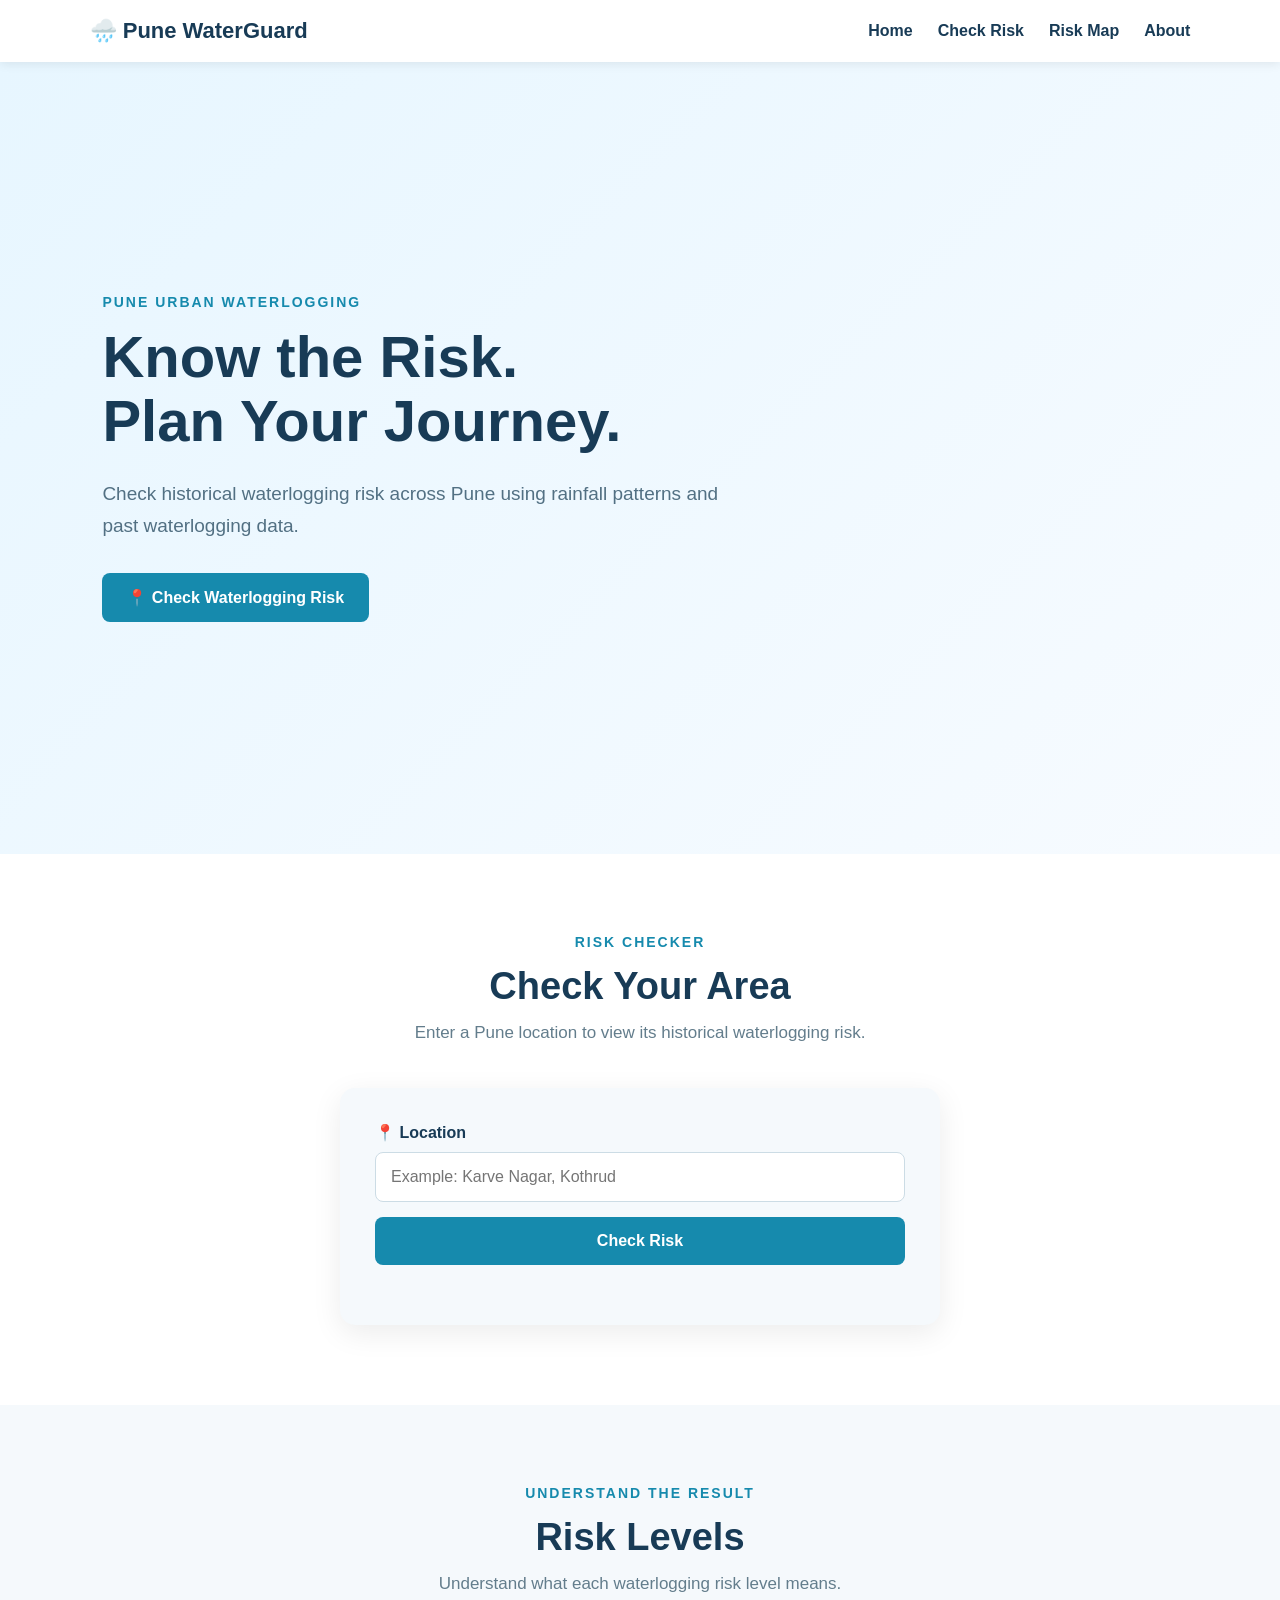
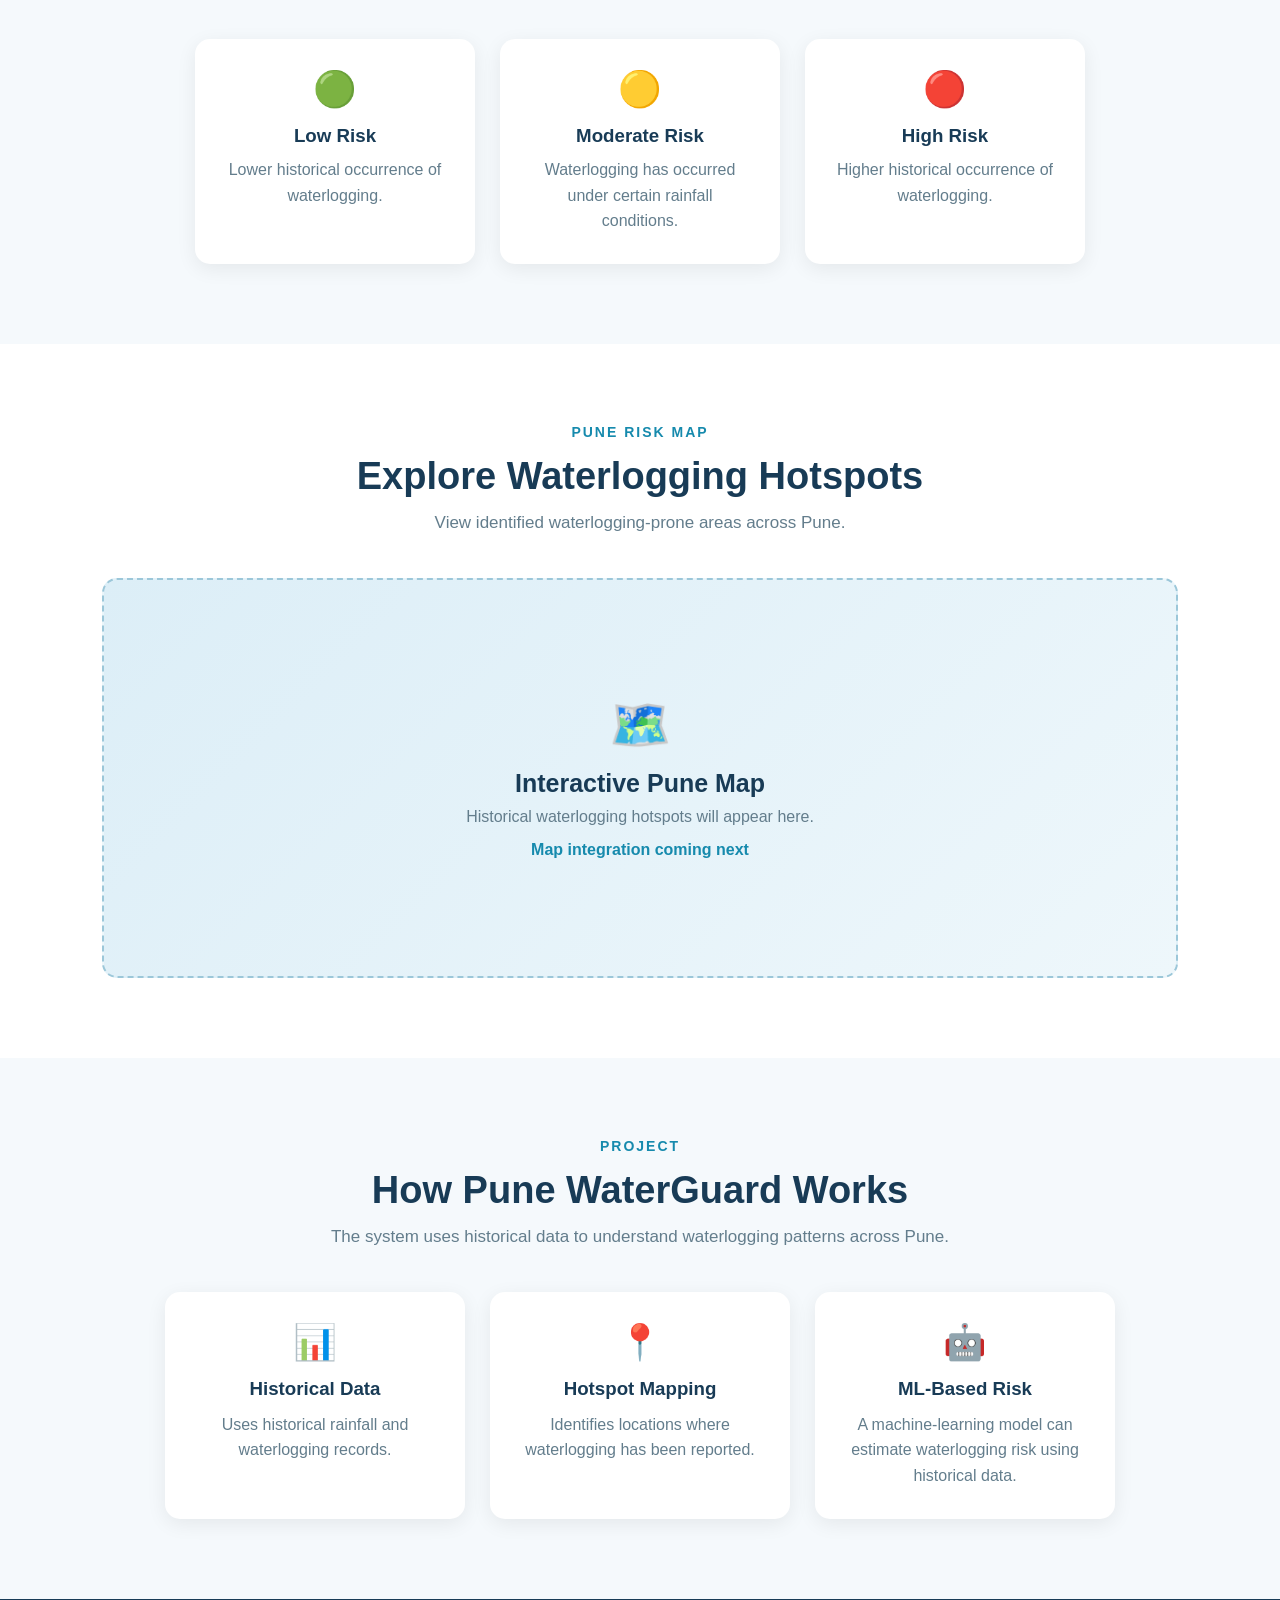
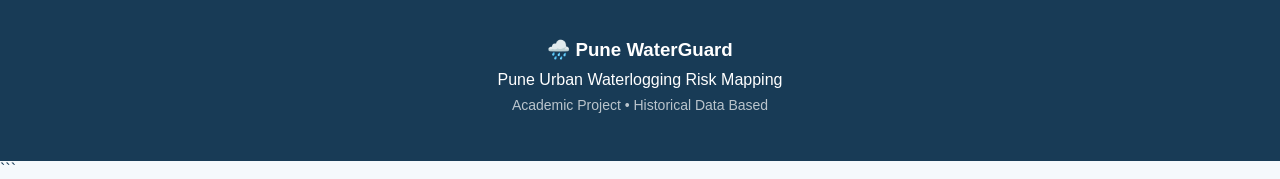
<file: frontend/index.html>
<title>Pune WaterGuard</title>

      <style>
        * {
            margin: 0;
            padding: 0;
            box-sizing: border-box;
            scroll-behavior: smooth;
        }

        body {
            font-family: Arial, sans-serif;
            background: #f5f9fc;
            color: #183b56;
        }

        /* Navigation */

        .navbar {
            display: flex;
            justify-content: space-between;
            align-items: center;
            padding: 18px 7%;
            background: white;
            box-shadow: 0 2px 10px rgba(0, 0, 0, 0.08);
            position: sticky;
            top: 0;
            z-index: 1000;
        }

        .logo {
            font-size: 22px;
            font-weight: bold;
        }

        nav {
            display: flex;
            gap: 25px;
        }

        nav a {
            text-decoration: none;
            color: #183b56;
            font-weight: 600;
        }

        nav a:hover {
            color: #168aad;
        }


        /* Hero */

        .hero {
            min-height: 88vh;
            display: flex;
            align-items: center;
            padding: 60px 8%;
            background: linear-gradient(135deg, #e7f6ff, #f7fbff);
        }

        .hero-content {
            max-width: 750px;
        }

        .tagline,
        .small-title {
            color: #168aad;
            font-size: 14px;
            font-weight: bold;
            letter-spacing: 2px;
            margin-bottom: 15px;
        }

        .hero h1 {
            font-size: 58px;
            line-height: 1.1;
            margin-bottom: 25px;
        }

        .description {
            font-size: 19px;
            line-height: 1.7;
            max-width: 650px;
            margin-bottom: 30px;
            color: #527083;
        }

        button {
            cursor: pointer;
            border: none;
        }

        .main-button,
        .check-button {
            background: #168aad;
            color: white;
            padding: 15px 25px;
            border-radius: 8px;
            font-size: 16px;
            font-weight: bold;
        }

        .main-button:hover,
        .check-button:hover {
            background: #126782;
        }


        /* General Sections */

        section {
            padding: 80px 8%;
        }

        .section-heading {
            text-align: center;
            margin-bottom: 45px;
        }

        .section-heading h2 {
            font-size: 38px;
            margin-bottom: 15px;
        }

        .section-heading p:last-child {
            color: #637d8c;
            font-size: 17px;
        }


        /* Risk Checker */

        .risk-section {
            background: white;
        }

        .risk-card {
            max-width: 600px;
            margin: auto;
            padding: 35px;
            background: #f5f9fc;
            border-radius: 15px;
            box-shadow: 0 8px 30px rgba(0, 0, 0, 0.08);
        }

        .risk-card label {
            display: block;
            font-weight: bold;
            margin-bottom: 10px;
        }

        .risk-card input {
            width: 100%;
            padding: 15px;
            border: 1px solid #ccdce5;
            border-radius: 8px;
            font-size: 16px;
            margin-bottom: 15px;
        }

        .risk-card input:focus {
            outline: 2px solid #168aad;
        }

        .check-button {
            width: 100%;
        }

        #result {
            margin-top: 25px;
        }

        .result-box {
            padding: 20px;
            border-radius: 10px;
            text-align: center;
        }

        .result-box h3 {
            margin-bottom: 8px;
        }

        .low-result {
            background: #e9f8ed;
            border: 1px solid #8bc99b;
        }

        .moderate-result {
            background: #fff8dc;
            border: 1px solid #e0c95c;
        }

        .high-result {
            background: #ffe9e9;
            border: 1px solid #df8d8d;
        }


        /* Risk Levels */

        .risk-levels {
            background: #f5f9fc;
        }

        .risk-container {
            display: flex;
            justify-content: center;
            gap: 25px;
            flex-wrap: wrap;
        }

        .risk-box {
            width: 280px;
            padding: 30px;
            text-align: center;
            background: white;
            border-radius: 15px;
            box-shadow: 0 5px 20px rgba(0, 0, 0, 0.07);
        }

        .risk-icon {
            font-size: 35px;
            margin-bottom: 15px;
        }

        .risk-box h3 {
            margin-bottom: 10px;
        }

        .risk-box p {
            color: #637d8c;
            line-height: 1.6;
        }


        /* Map */

        .map-section {
            background: white;
        }

        .map-placeholder {
            height: 400px;
            border-radius: 15px;
            background:
                linear-gradient(
                    135deg,
                    #dceef7,
                    #eef7fb
                );
            display: flex;
            justify-content: center;
            align-items: center;
            border: 2px dashed #9cc7d9;
        }

        .map-message {
            text-align: center;
        }

        .map-icon {
            font-size: 50px;
            margin-bottom: 15px;
        }

        .map-message h3 {
            font-size: 25px;
            margin-bottom: 10px;
        }

        .map-message p {
            color: #637d8c;
            margin-bottom: 15px;
        }

        .map-message span {
            color: #168aad;
            font-weight: bold;
        }


        /* Features */

        .features {
            background: #f5f9fc;
        }

        .feature-container {
            display: flex;
            justify-content: center;
            gap: 25px;
            flex-wrap: wrap;
        }

        .feature-card {
            background: white;
            width: 300px;
            padding: 30px;
            border-radius: 15px;
            text-align: center;
            box-shadow: 0 5px 20px rgba(0, 0, 0, 0.07);
        }

        .feature-icon {
            font-size: 35px;
            margin-bottom: 15px;
        }

        .feature-card h3 {
            margin-bottom: 12px;
        }

        .feature-card p {
            color: #637d8c;
            line-height: 1.6;
        }


        /* Footer */

        footer {
            background: #183b56;
            color: white;
            text-align: center;
            padding: 40px 20px;
        }

        footer h3 {
            margin-bottom: 10px;
        }

        footer p {
            margin-bottom: 8px;
        }

        .footer-note {
            opacity: 0.7;
            font-size: 14px;
        }


        /* Mobile */

        @media (max-width: 700px) {

            .navbar {
                flex-direction: column;
                gap: 15px;
            }

            nav {
                gap: 12px;
                flex-wrap: wrap;
                justify-content: center;
            }

            .hero h1 {
                font-size: 40px;
            }

            .hero {
                min-height: 75vh;
            }

            section {
                padding: 60px 5%;
            }

            .section-heading h2 {
                font-size: 30px;
            }
        }

    </style>

</head>


<body>

    <!-- Navigation Bar -->

    <header class="navbar">

        <div class="logo">
            🌧️ Pune WaterGuard
        </div>

        <nav>
            <a href="#home">Home</a>
            <a href="#risk">Check Risk</a>
            <a href="#map">Risk Map</a>
            <a href="#about">About</a>
        </nav>

    </header>


    <!-- Hero Section -->

    <section id="home" class="hero">

        <div class="hero-content">

            <p class="tagline">
                PUNE URBAN WATERLOGGING
            </p>

            <h1>
                Know the Risk.<br>
                Plan Your Journey.
            </h1>

            <p class="description">
                Check historical waterlogging risk across Pune
                using rainfall patterns and past waterlogging data.
            </p>

            <button
                class="main-button"
                onclick="scrollToRisk()"
            >
                📍 Check Waterlogging Risk
            </button>

        </div>

    </section>


    <!-- Risk Checker -->

    <section id="risk" class="risk-section">

        <div class="section-heading">

            <p class="small-title">
                RISK CHECKER
            </p>

            <h2>
                Check Your Area
            </h2>

            <p>
                Enter a Pune location to view its historical
                waterlogging risk.
            </p>

        </div>


        <div class="risk-card">

            <label for="location">
                📍 Location
            </label>

            <input
                type="text"
                id="location"
                placeholder="Example: Karve Nagar, Kothrud"
            >

            <button
                class="check-button"
                onclick="checkRisk()"
            >
                Check Risk
            </button>

            <div id="result"></div>

        </div>

    </section>


    <!-- Risk Levels -->

    <section class="risk-levels">

        <div class="section-heading">

            <p class="small-title">
                UNDERSTAND THE RESULT
            </p>

            <h2>
                Risk Levels
            </h2>

            <p>
                Understand what each waterlogging risk level means.
            </p>

        </div>


        <div class="risk-container">

            <div class="risk-box low">

                <div class="risk-icon">
                    🟢
                </div>

                <h3>
                    Low Risk
                </h3>

                <p>
                    Lower historical occurrence of
                    waterlogging.
                </p>

            </div>


            <div class="risk-box moderate">

                <div class="risk-icon">
                    🟡
                </div>

                <h3>
                    Moderate Risk
                </h3>

                <p>
                    Waterlogging has occurred under
                    certain rainfall conditions.
                </p>

            </div>


            <div class="risk-box high">

                <div class="risk-icon">
                    🔴
                </div>

                <h3>
                    High Risk
                </h3>

                <p>
                    Higher historical occurrence of
                    waterlogging.
                </p>

            </div>

        </div>

    </section>


    <!-- Map Section -->

    <section id="map" class="map-section">

        <div class="section-heading">

            <p class="small-title">
                PUNE RISK MAP
            </p>

            <h2>
                Explore Waterlogging Hotspots
            </h2>

            <p>
                View identified waterlogging-prone areas
                across Pune.
            </p>

        </div>


        <div class="map-placeholder">

            <div class="map-message">

                <div class="map-icon">
                    🗺️
                </div>

                <h3>
                    Interactive Pune Map
                </h3>

                <p>
                    Historical waterlogging hotspots
                    will appear here.
                </p>

                <span>
                    Map integration coming next
                </span>

            </div>

        </div>

    </section>


    <!-- Project Features -->

    <section id="about" class="features">

        <div class="section-heading">

            <p class="small-title">
                PROJECT
            </p>

            <h2>
                How Pune WaterGuard Works
            </h2>

            <p>
                The system uses historical data to understand
                waterlogging patterns across Pune.
            </p>

        </div>


        <div class="feature-container">

            <div class="feature-card">

                <div class="feature-icon">
                    📊
                </div>

                <h3>
                    Historical Data
                </h3>

                <p>
                    Uses historical rainfall and
                    waterlogging records.
                </p>

            </div>


            <div class="feature-card">

                <div class="feature-icon">
                    📍
                </div>

                <h3>
                    Hotspot Mapping
                </h3>

                <p>
                    Identifies locations where
                    waterlogging has been reported.
                </p>

            </div>


            <div class="feature-card">

                <div class="feature-icon">
                    🤖
                </div>

                <h3>
                    ML-Based Risk
                </h3>

                <p>
                    A machine-learning model can estimate
                    waterlogging risk using historical data.
                </p>

            </div>

        </div>

    </section>


    <!-- Footer -->

    <footer>

        <h3>
            🌧️ Pune WaterGuard
        </h3>

        <p>
            Pune Urban Waterlogging Risk Mapping
        </p>

        <p class="footer-note">
            Academic Project • Historical Data Based
        </p>

    </footer>


    <!-- JavaScript -->

    <script>

        function scrollToRisk() {
            document.getElementById("risk").scrollIntoView({
                behavior: "smooth"
            });
        }


        function checkRisk() {

            let location =
                document.getElementById("location").value.trim();

            let result =
                document.getElementById("result");


            if (location === "") {

                result.innerHTML = `
                    <div class="result-box moderate-result">
                        <h3>⚠️ Enter a Location</h3>
                        <p>
                            Please enter a Pune area to check
                            the waterlogging risk.
                        </p>
                    </div>
                `;

                return;
            }


            /*
                DEMO RESULT

                This is NOT the actual ML model yet.

                We will replace this logic later with
                your historical dataset / ML prediction.
            */

            let highRiskAreas = [
                "karve nagar",
                "kothrud",
                "sangamwadi",
                "yerwada",
                "hadapsar"
            ];


            let moderateRiskAreas = [
                "shivajinagar",
                "pimpri",
                "chinchwad",
                "baner"
            ];


            let enteredLocation = location.toLowerCase();


            if (highRiskAreas.some(area =>
                enteredLocation.includes(area)
            )) {

                result.innerHTML = `
                    <div class="result-box high-result">
                        <h3>🔴 High Risk</h3>
                        <p>
                            ${location} has been identified as
                            a higher historical waterlogging-risk area
                            in this demo.
                        </p>
                    </div>
                `;

            }

            else if (moderateRiskAreas.some(area =>
                enteredLocation.includes(area)
            )) {

                result.innerHTML = `
                    <div class="result-box moderate-result">
                        <h3>🟡 Moderate Risk</h3>
                        <p>
                            ${location} has experienced
                            waterlogging under certain conditions
                            in this demo.
                        </p>
                    </div>
                `;

            }

            else {

                result.innerHTML = `
                    <div class="result-box low-result">
                        <h3>🟢 Low / Unknown Risk</h3>
                        <p>
                            No high-risk location was found in
                            the current demo data for ${location}.
                        </p>
                    </div>
                `;

            }

        }

    </script>
<script src="script.js"></script>
</body>

</html>
```
</file>
